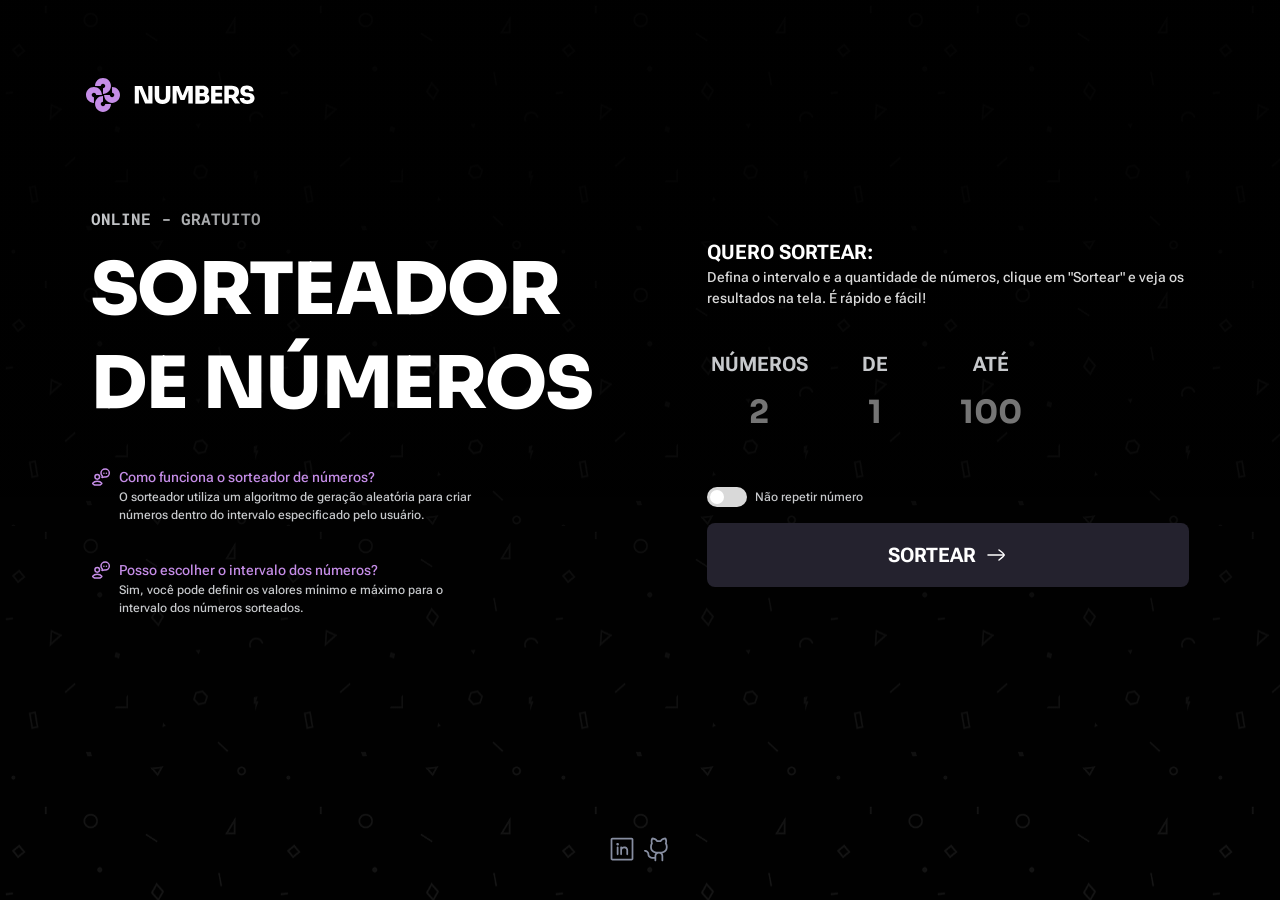
<file: index.html>
<!DOCTYPE html>
<html lang="pt-br">
<head>
    <meta charset="UTF-8">
    <link rel="preconnect" href="https://fonts.googleapis.com">
    <link rel="preconnect" href="https://fonts.gstatic.com" crossorigin>
    <meta name="viewport" content="width=device-width, initial-scale=1.0">

    <title>Numbers</title>
    <link rel="stylesheet" href="styles/index.css">
    <link href="https://fonts.googleapis.com/css2?family=Roboto+Flex:opsz,wght@8..144,700&family=Roboto+Mono:ital,wght@0,100..700;1,100..700&family=Sora:wght@100..800&display=swap" rel="stylesheet">
    <link rel="shortcut icon" href="assets/logo.ico" type="image/x-icon">
</head>
<body>
    <div id="logo">
        <img src="assets/logo.svg" alt="Logo Numbers">
    </div>

    <div class="container">
        <header>
            <p>Online - Gratuito</p>
            <h1>Sorteador de Números</h1>
        </header>
    
        <main>
            <section id="content-form" class="">
                <form id="formDraw">
                    <div class="header-form">
                        <h2>Quero Sortear:</h2>
                        <p>Defina o intervalo e a quantidade de números, clique em "Sortear" e veja os resultados na tela. É rápido e fácil!</p>
                    </div>
    
                    <div id="fields">
                        <div id="input-group">
                            <div class="input-box">
                                <label for="numbers">Números</label>
                                <input type="text" id="numbers" name="numbers" placeholder="2" required>
                            </div>
            
                            <div class="input-box">
                                <label for="min">De</label>
                                <input type="text" id="min" name="min" placeholder="1" required>
                            </div>
            
                            <div class="input-box">
                                <label for="max">Até</label>
                                <input type="text" id="max" name="max" placeholder="100" required>
                            </div>
                        </div>
                        
                        <div>
                            <label class="toggle">
                                <input type="checkbox" name="toggle" id="toggle">
                                Não repetir número
                            </label>

                            <div id="error" class="hidden">
                                <div>
                                    <img src="assets/warning.svg" alt="">
                                    <span id="messageError">O valor mínimo não pode ser menor ou igual que o valor máximo.</span>
                                </div>
                            </div>
                        </div>
                    </div>
        
                    <button type="submit">
                        Sortear
                        <img src="assets/arrow.svg" alt="Seta para direita">
                    </button>
                </form>
            </section>

            <section id="result" class="hidden">
                <form id="formResult">
                    <div class="header-form">
                        <h2>Resultado do sorteio</h2>
                        <p id="quantityDraw">0º resultado</p>
                    </div>

                    <div id="sorteio">
                        <!-- EXEMPLO DE RESULTADO CRIADO PELO JAVASCRIPT
                        <div class="number">
                            <output>23</output>
                        </div>

                        <div class="number">
                            <output>12</output>
                        </div>

                        -->
                    </div>

                    <button type="submit">
                        Sortear Novamente
                        <img src="assets/replay.svg" alt="Seta para direita">
                    </button>
                </form>
            </section>
        </main>
    
        <section id="questions">
            <div>
                <h3>
                    <img src="assets/questions.svg" alt="">
                    Como funciona o sorteador de números?
                </h3>
                <p>O sorteador utiliza um algoritmo de geração aleatória para criar números dentro do intervalo especificado pelo usuário.</p>
            </div>
            <div>
                <h3>
                    <img src="assets/questions.svg" alt="">
                    Posso escolher o intervalo dos números?
                </h3>
                <p>Sim, você pode definir os valores mínimo e máximo para o intervalo dos números sorteados.</p>
            </div>
        </section>
    </div>

    <footer>
        <ul>
            <li>
                <a href="https://www.linkedin.com/in/llorenzojjorge" target="_blank">
                    <img src="assets/LinkedinLogo.svg" alt="Logo Linkedin">
                </a>
            </li>
            <li>
                <a href="https://github.com/llorenzojorge/" target="_blank">
                    <img src="assets/GithubLogo.svg" alt="Logo Github">
                </a>
            </li>
        </ul>
    </footer>
    
    <script src="script.js">
    </script>
</body>
</html>
</file>
<file: styles/index.css>
@import url(global.css);
@import url(container.css);
@import url(header.css);
@import url(main.css);
@import url(questions.css);
@import url(utility.css);
@import url(footer.css);
</file>
